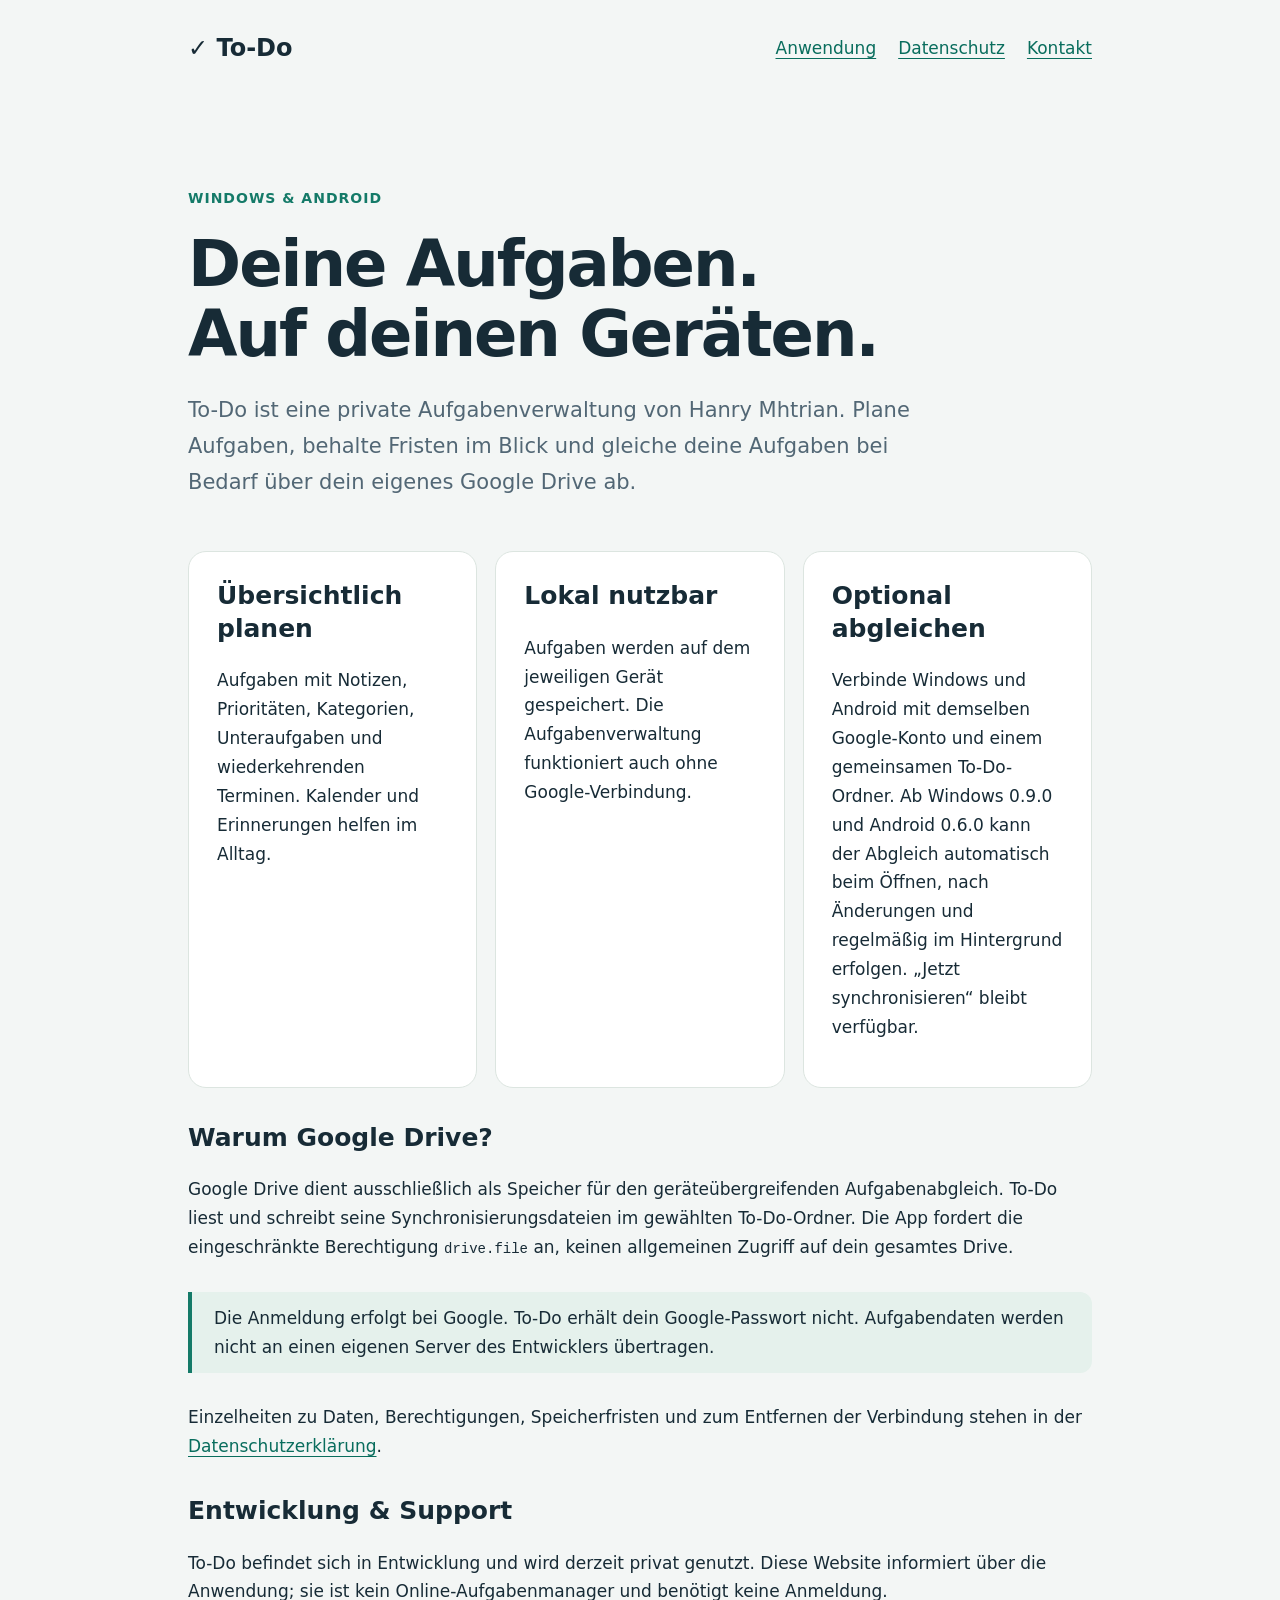
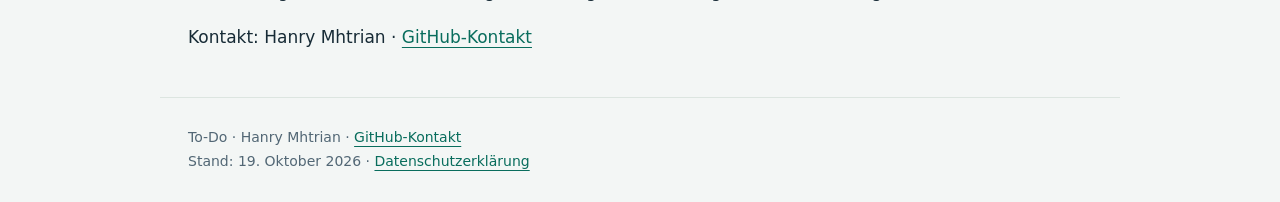
<file: index.html>
<!doctype html><html lang="de"><head><meta charset="utf-8"><meta name="viewport" content="width=device-width,initial-scale=1"><meta name="description" content="To-Do für Windows und Android – Aufgabenverwaltung und optionaler Abgleich über das eigene Google Drive."><title>Aufgaben auf deinen Geräten · To-Do</title><link rel="stylesheet" href="style.css"></head><body><header><a class="brand" href="./">✓ To-Do</a><nav aria-label="Hauptnavigation"><a href="./">Anwendung</a><a href="datenschutz.html">Datenschutz</a><a href="https://github.com/MhtrHan/to-do-app-info/issues">Kontakt</a></nav></header><main><section class="hero"><p class="tag">Windows &amp; Android</p><h1>Deine Aufgaben.<br>Auf deinen Geräten.</h1><p class="intro">To-Do ist eine private Aufgabenverwaltung von Hanry Mhtrian. Plane Aufgaben, behalte Fristen im Blick und gleiche deine Aufgaben bei Bedarf über dein eigenes Google Drive ab.</p></section><section class="cards" aria-label="Funktionen"><div class="card"><h2>Übersichtlich planen</h2><p>Aufgaben mit Notizen, Prioritäten, Kategorien, Unteraufgaben und wiederkehrenden Terminen. Kalender und Erinnerungen helfen im Alltag.</p></div><div class="card"><h2>Lokal nutzbar</h2><p>Aufgaben werden auf dem jeweiligen Gerät gespeichert. Die Aufgabenverwaltung funktioniert auch ohne Google-Verbindung.</p></div><div class="card"><h2>Optional abgleichen</h2><p>Verbinde Windows und Android mit demselben Google-Konto und einem gemeinsamen To-Do-Ordner. Ab Windows 0.9.0 und Android 0.6.0 kann der Abgleich automatisch beim Öffnen, nach Änderungen und regelmäßig im Hintergrund erfolgen. „Jetzt synchronisieren“ bleibt verfügbar.</p></div></section><section><h2>Warum Google Drive?</h2><p>Google Drive dient ausschließlich als Speicher für den geräteübergreifenden Aufgabenabgleich. To-Do liest und schreibt seine Synchronisierungsdateien im gewählten To-Do-Ordner. Die App fordert die eingeschränkte Berechtigung <code>drive.file</code> an, keinen allgemeinen Zugriff auf dein gesamtes Drive.</p><div class="note">Die Anmeldung erfolgt bei Google. To-Do erhält dein Google-Passwort nicht. Aufgabendaten werden nicht an einen eigenen Server des Entwicklers übertragen.</div><p>Einzelheiten zu Daten, Berechtigungen, Speicherfristen und zum Entfernen der Verbindung stehen in der <a href="datenschutz.html">Datenschutzerklärung</a>.</p><h2>Entwicklung &amp; Support</h2><p>To-Do befindet sich in Entwicklung und wird derzeit privat genutzt. Diese Website informiert über die Anwendung; sie ist kein Online-Aufgabenmanager und benötigt keine Anmeldung.</p><p>Kontakt: Hanry Mhtrian · <a href="https://github.com/MhtrHan/to-do-app-info/issues">GitHub-Kontakt</a></p></section></main><footer>To-Do · Hanry Mhtrian · <a href="https://github.com/MhtrHan/to-do-app-info/issues">GitHub-Kontakt</a><br>Stand: 19. Oktober 2026 · <a href="datenschutz.html">Datenschutzerklärung</a></footer></body></html>
</file>
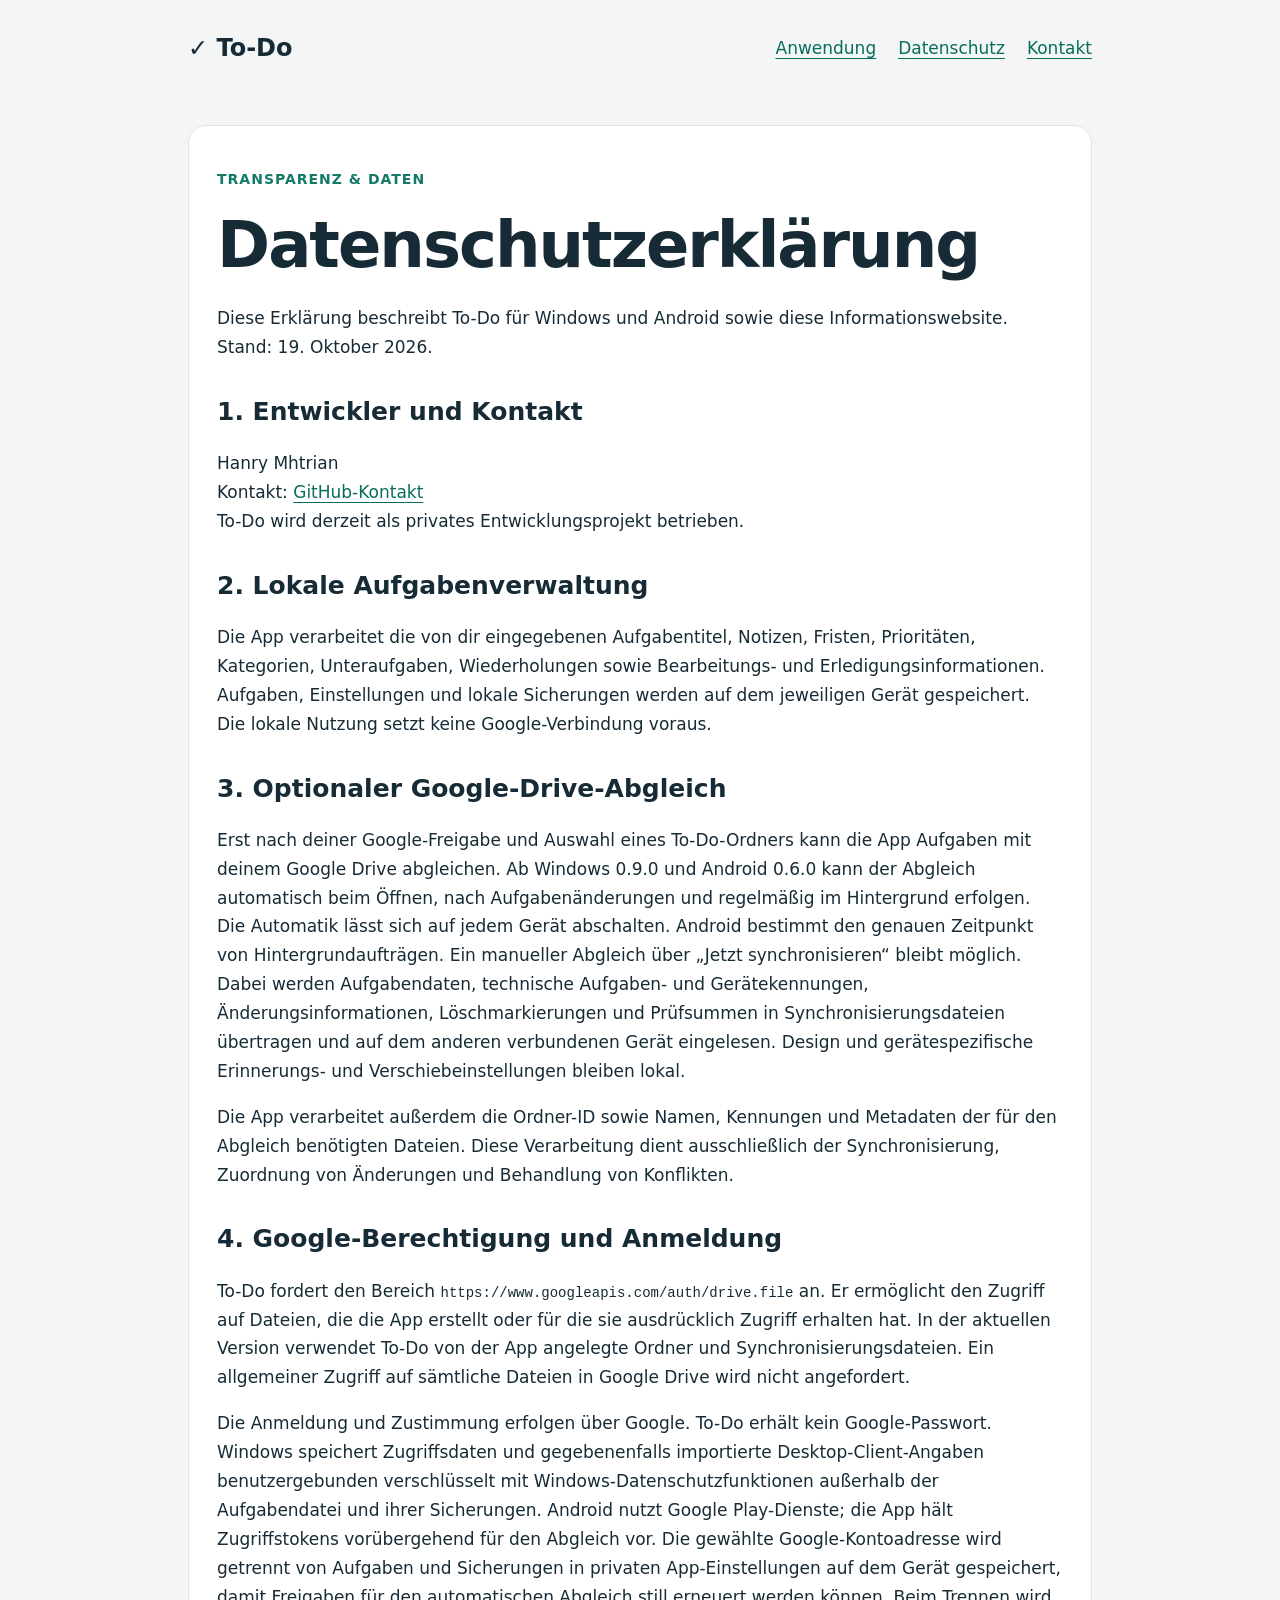
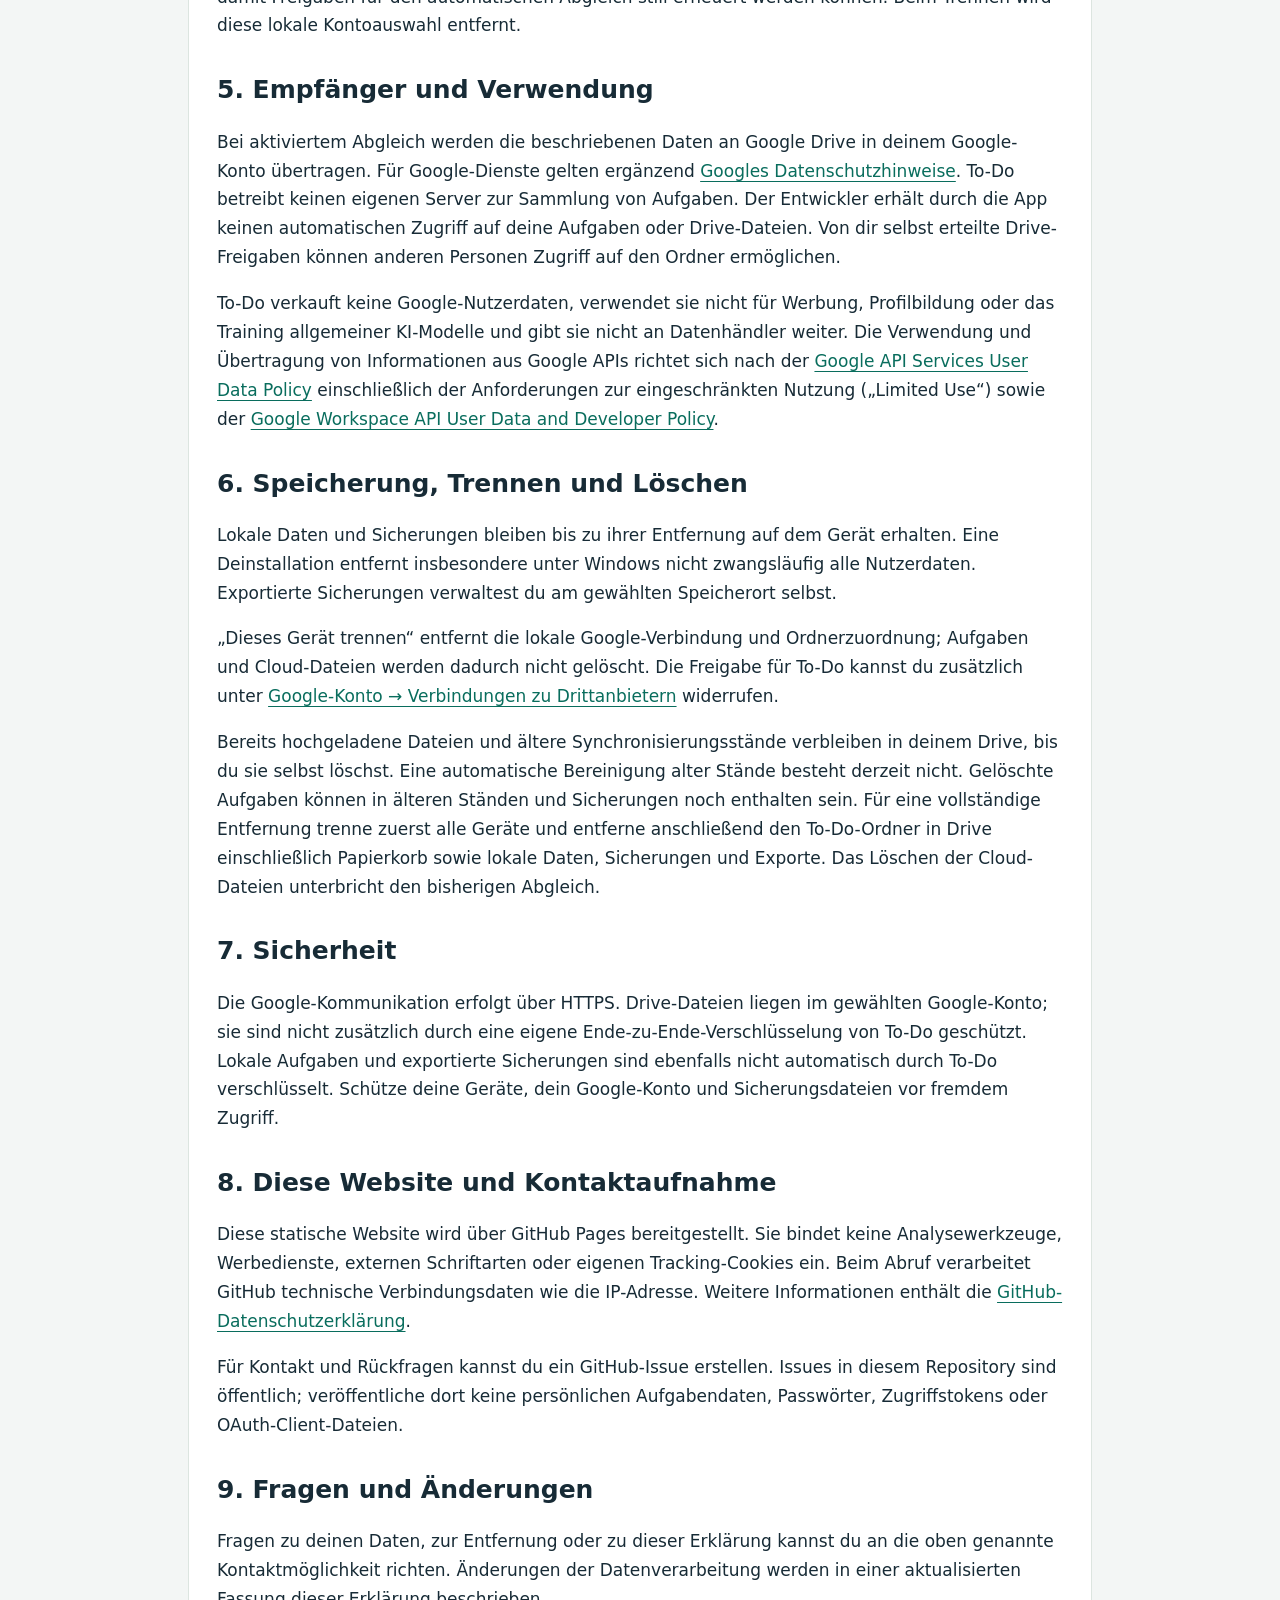
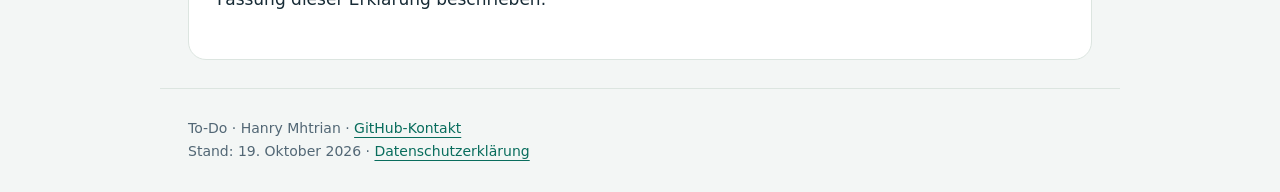
<file: datenschutz.html>
<!doctype html><html lang="de"><head><meta charset="utf-8"><meta name="viewport" content="width=device-width,initial-scale=1"><meta name="description" content="To-Do für Windows und Android – Aufgabenverwaltung und optionaler Abgleich über das eigene Google Drive."><title>Datenschutzerklärung · To-Do</title><link rel="stylesheet" href="style.css"></head><body><header><a class="brand" href="./">✓ To-Do</a><nav aria-label="Hauptnavigation"><a href="./">Anwendung</a><a href="datenschutz.html">Datenschutz</a><a href="https://github.com/MhtrHan/to-do-app-info/issues">Kontakt</a></nav></header><main><article><p class="tag">Transparenz &amp; Daten</p><h1>Datenschutzerklärung</h1><p>Diese Erklärung beschreibt To-Do für Windows und Android sowie diese Informationswebsite. Stand: 19. Oktober 2026.</p><h2>1. Entwickler und Kontakt</h2><p>Hanry Mhtrian<br>Kontakt: <a href="https://github.com/MhtrHan/to-do-app-info/issues">GitHub-Kontakt</a><br>To-Do wird derzeit als privates Entwicklungsprojekt betrieben.</p><h2>2. Lokale Aufgabenverwaltung</h2><p>Die App verarbeitet die von dir eingegebenen Aufgabentitel, Notizen, Fristen, Prioritäten, Kategorien, Unteraufgaben, Wiederholungen sowie Bearbeitungs- und Erledigungsinformationen. Aufgaben, Einstellungen und lokale Sicherungen werden auf dem jeweiligen Gerät gespeichert. Die lokale Nutzung setzt keine Google-Verbindung voraus.</p><h2>3. Optionaler Google-Drive-Abgleich</h2><p>Erst nach deiner Google-Freigabe und Auswahl eines To-Do-Ordners kann die App Aufgaben mit deinem Google Drive abgleichen. Ab Windows 0.9.0 und Android 0.6.0 kann der Abgleich automatisch beim Öffnen, nach Aufgabenänderungen und regelmäßig im Hintergrund erfolgen. Die Automatik lässt sich auf jedem Gerät abschalten. Android bestimmt den genauen Zeitpunkt von Hintergrundaufträgen. Ein manueller Abgleich über „Jetzt synchronisieren“ bleibt möglich. Dabei werden Aufgabendaten, technische Aufgaben- und Gerätekennungen, Änderungsinformationen, Löschmarkierungen und Prüfsummen in Synchronisierungsdateien übertragen und auf dem anderen verbundenen Gerät eingelesen. Design und gerätespezifische Erinnerungs- und Verschiebeinstellungen bleiben lokal.</p><p>Die App verarbeitet außerdem die Ordner-ID sowie Namen, Kennungen und Metadaten der für den Abgleich benötigten Dateien. Diese Verarbeitung dient ausschließlich der Synchronisierung, Zuordnung von Änderungen und Behandlung von Konflikten.</p><h2>4. Google-Berechtigung und Anmeldung</h2><p>To-Do fordert den Bereich <code>https://www.googleapis.com/auth/drive.file</code> an. Er ermöglicht den Zugriff auf Dateien, die die App erstellt oder für die sie ausdrücklich Zugriff erhalten hat. In der aktuellen Version verwendet To-Do von der App angelegte Ordner und Synchronisierungsdateien. Ein allgemeiner Zugriff auf sämtliche Dateien in Google Drive wird nicht angefordert.</p><p>Die Anmeldung und Zustimmung erfolgen über Google. To-Do erhält kein Google-Passwort. Windows speichert Zugriffsdaten und gegebenenfalls importierte Desktop-Client-Angaben benutzergebunden verschlüsselt mit Windows-Datenschutzfunktionen außerhalb der Aufgabendatei und ihrer Sicherungen. Android nutzt Google Play-Dienste; die App hält Zugriffstokens vorübergehend für den Abgleich vor. Die gewählte Google-Kontoadresse wird getrennt von Aufgaben und Sicherungen in privaten App-Einstellungen auf dem Gerät gespeichert, damit Freigaben für den automatischen Abgleich still erneuert werden können. Beim Trennen wird diese lokale Kontoauswahl entfernt.</p><h2>5. Empfänger und Verwendung</h2><p>Bei aktiviertem Abgleich werden die beschriebenen Daten an Google Drive in deinem Google-Konto übertragen. Für Google-Dienste gelten ergänzend <a href="https://policies.google.com/privacy">Googles Datenschutzhinweise</a>. To-Do betreibt keinen eigenen Server zur Sammlung von Aufgaben. Der Entwickler erhält durch die App keinen automatischen Zugriff auf deine Aufgaben oder Drive-Dateien. Von dir selbst erteilte Drive-Freigaben können anderen Personen Zugriff auf den Ordner ermöglichen.</p><p>To-Do verkauft keine Google-Nutzerdaten, verwendet sie nicht für Werbung, Profilbildung oder das Training allgemeiner KI-Modelle und gibt sie nicht an Datenhändler weiter. Die Verwendung und Übertragung von Informationen aus Google APIs richtet sich nach der <a href="https://developers.google.com/terms/api-services-user-data-policy">Google API Services User Data Policy</a> einschließlich der Anforderungen zur eingeschränkten Nutzung („Limited Use“) sowie der <a href="https://developers.google.com/workspace/workspace-api-user-data-developer-policy">Google Workspace API User Data and Developer Policy</a>.</p><h2>6. Speicherung, Trennen und Löschen</h2><p>Lokale Daten und Sicherungen bleiben bis zu ihrer Entfernung auf dem Gerät erhalten. Eine Deinstallation entfernt insbesondere unter Windows nicht zwangsläufig alle Nutzerdaten. Exportierte Sicherungen verwaltest du am gewählten Speicherort selbst.</p><p>„Dieses Gerät trennen“ entfernt die lokale Google-Verbindung und Ordnerzuordnung; Aufgaben und Cloud-Dateien werden dadurch nicht gelöscht. Die Freigabe für To-Do kannst du zusätzlich unter <a href="https://myaccount.google.com/connections">Google-Konto → Verbindungen zu Drittanbietern</a> widerrufen.</p><p>Bereits hochgeladene Dateien und ältere Synchronisierungsstände verbleiben in deinem Drive, bis du sie selbst löschst. Eine automatische Bereinigung alter Stände besteht derzeit nicht. Gelöschte Aufgaben können in älteren Ständen und Sicherungen noch enthalten sein. Für eine vollständige Entfernung trenne zuerst alle Geräte und entferne anschließend den To-Do-Ordner in Drive einschließlich Papierkorb sowie lokale Daten, Sicherungen und Exporte. Das Löschen der Cloud-Dateien unterbricht den bisherigen Abgleich.</p><h2>7. Sicherheit</h2><p>Die Google-Kommunikation erfolgt über HTTPS. Drive-Dateien liegen im gewählten Google-Konto; sie sind nicht zusätzlich durch eine eigene Ende-zu-Ende-Verschlüsselung von To-Do geschützt. Lokale Aufgaben und exportierte Sicherungen sind ebenfalls nicht automatisch durch To-Do verschlüsselt. Schütze deine Geräte, dein Google-Konto und Sicherungsdateien vor fremdem Zugriff.</p><h2>8. Diese Website und Kontaktaufnahme</h2><p>Diese statische Website wird über GitHub Pages bereitgestellt. Sie bindet keine Analysewerkzeuge, Werbedienste, externen Schriftarten oder eigenen Tracking-Cookies ein. Beim Abruf verarbeitet GitHub technische Verbindungsdaten wie die IP-Adresse. Weitere Informationen enthält die <a href="https://docs.github.com/en/site-policy/privacy-policies/github-general-privacy-statement">GitHub-Datenschutzerklärung</a>.</p><p>Für Kontakt und Rückfragen kannst du ein GitHub-Issue erstellen. Issues in diesem Repository sind öffentlich; veröffentliche dort keine persönlichen Aufgabendaten, Passwörter, Zugriffstokens oder OAuth-Client-Dateien.</p><h2>9. Fragen und Änderungen</h2><p>Fragen zu deinen Daten, zur Entfernung oder zu dieser Erklärung kannst du an die oben genannte Kontaktmöglichkeit richten. Änderungen der Datenverarbeitung werden in einer aktualisierten Fassung dieser Erklärung beschrieben.</p></article></main><footer>To-Do · Hanry Mhtrian · <a href="https://github.com/MhtrHan/to-do-app-info/issues">GitHub-Kontakt</a><br>Stand: 19. Oktober 2026 · <a href="datenschutz.html">Datenschutzerklärung</a></footer></body></html>
</file>
<file: style.css>
:root{color-scheme:light;--ink:#172b36;--muted:#526775;--accent:#147a68}*{box-sizing:border-box}body{margin:0;background:#f3f6f5;color:var(--ink);font:17px/1.7 system-ui,sans-serif}header,main,footer{max-width:960px;margin:auto;padding:28px}header{display:flex;justify-content:space-between;align-items:center;gap:20px;flex-wrap:wrap}.brand{font-size:24px;font-weight:800;text-decoration:none;color:var(--ink)}nav{display:flex;gap:22px;flex-wrap:wrap}a{color:#096d5d;text-underline-offset:4px}a:focus-visible{outline:3px solid #147a68;outline-offset:5px}.hero{padding:48px 0 30px}.tag{color:var(--accent);font-weight:700;font-size:14px;letter-spacing:1px;text-transform:uppercase}h1{font-size:clamp(36px,7vw,64px);line-height:1.1;letter-spacing:-2px;margin:18px 0 24px}h2{font-size:25px;line-height:1.3;margin-top:34px}.intro{font-size:21px;max-width:730px;color:var(--muted)}.cards{display:grid;grid-template-columns:repeat(auto-fit,minmax(220px,1fr));gap:18px}.card,article{background:#fff;border:1px solid #dce5e0;border-radius:18px;padding:28px}.card h2{margin-top:0}.note{border-left:4px solid var(--accent);padding:12px 22px;background:#e5f1ec;border-radius:0 12px 12px 0;margin:30px 0}footer{font-size:14px;color:var(--muted);border-top:1px solid #dce5e0}code{overflow-wrap:anywhere;font-size:14px}li{margin:10px 0}@media(max-width:550px){header,main,footer{padding:20px}article{padding:22px}h1{letter-spacing:-1px}}
</file>
